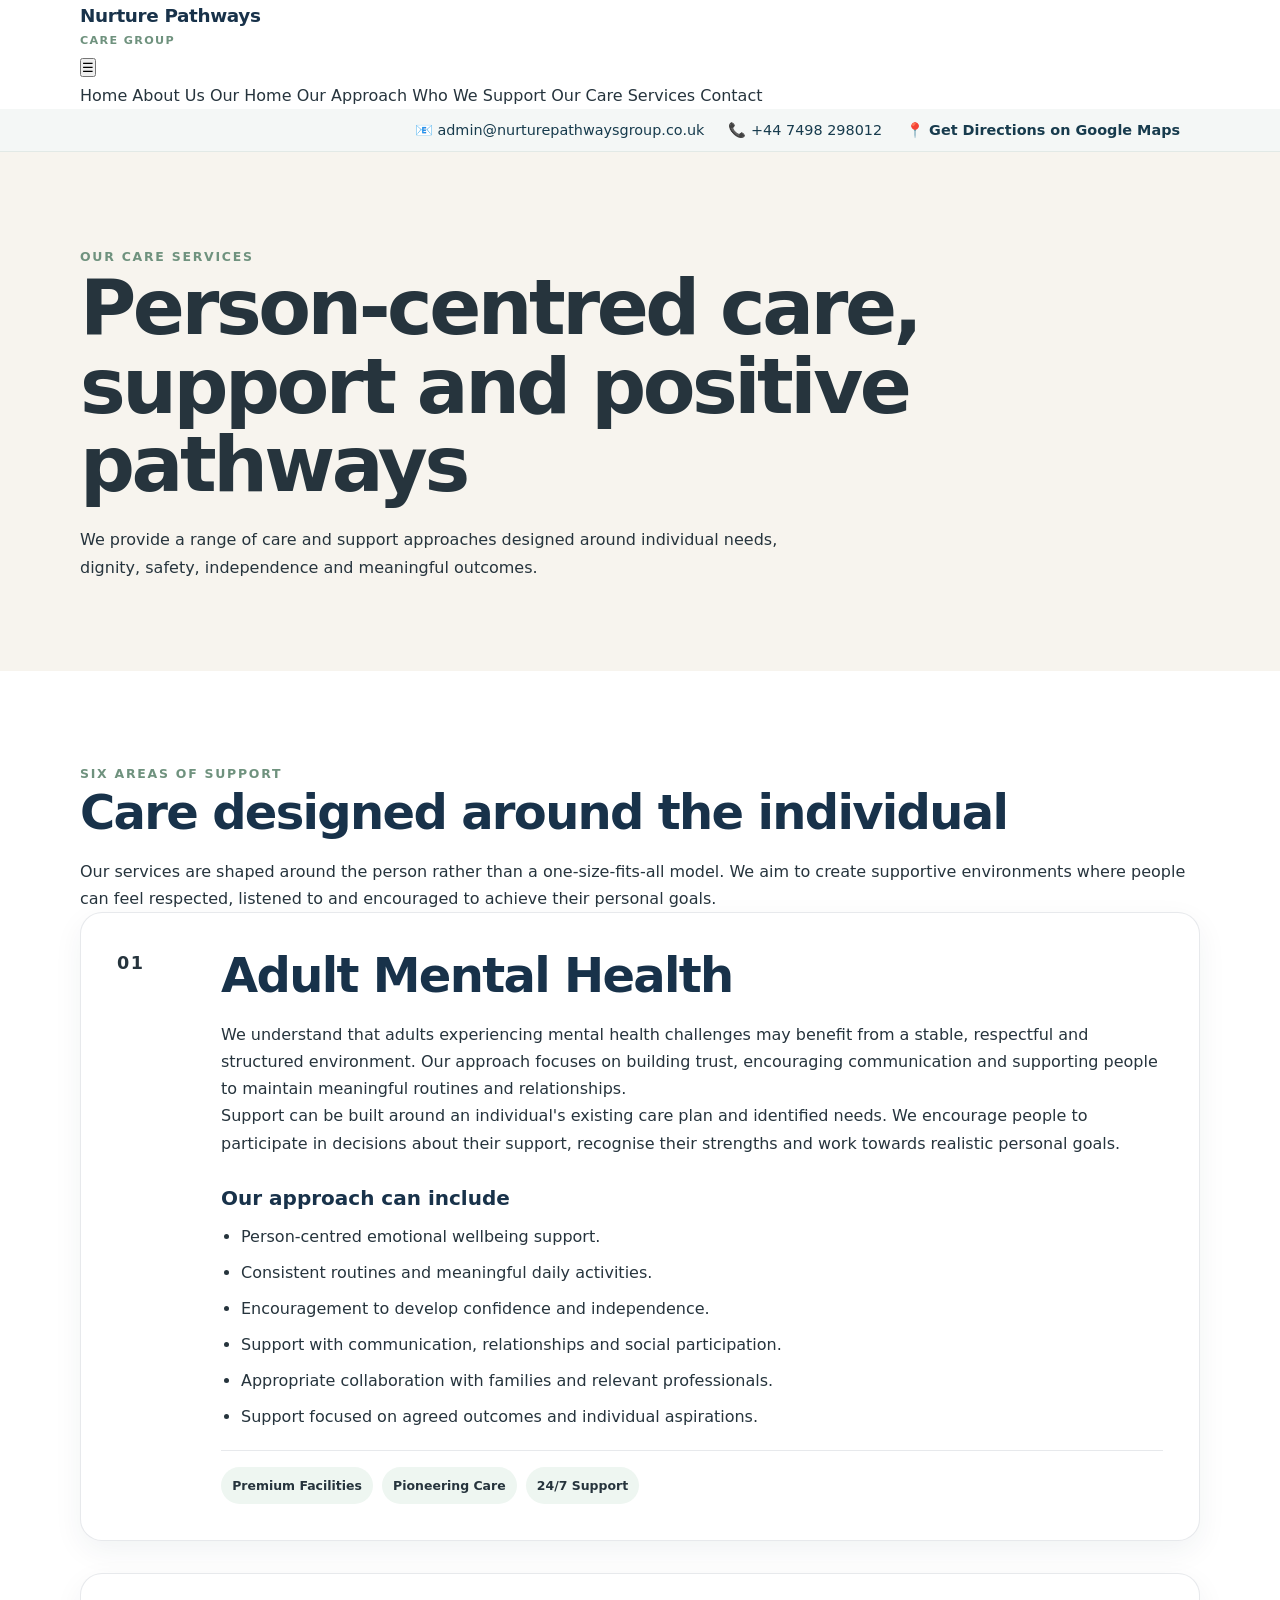
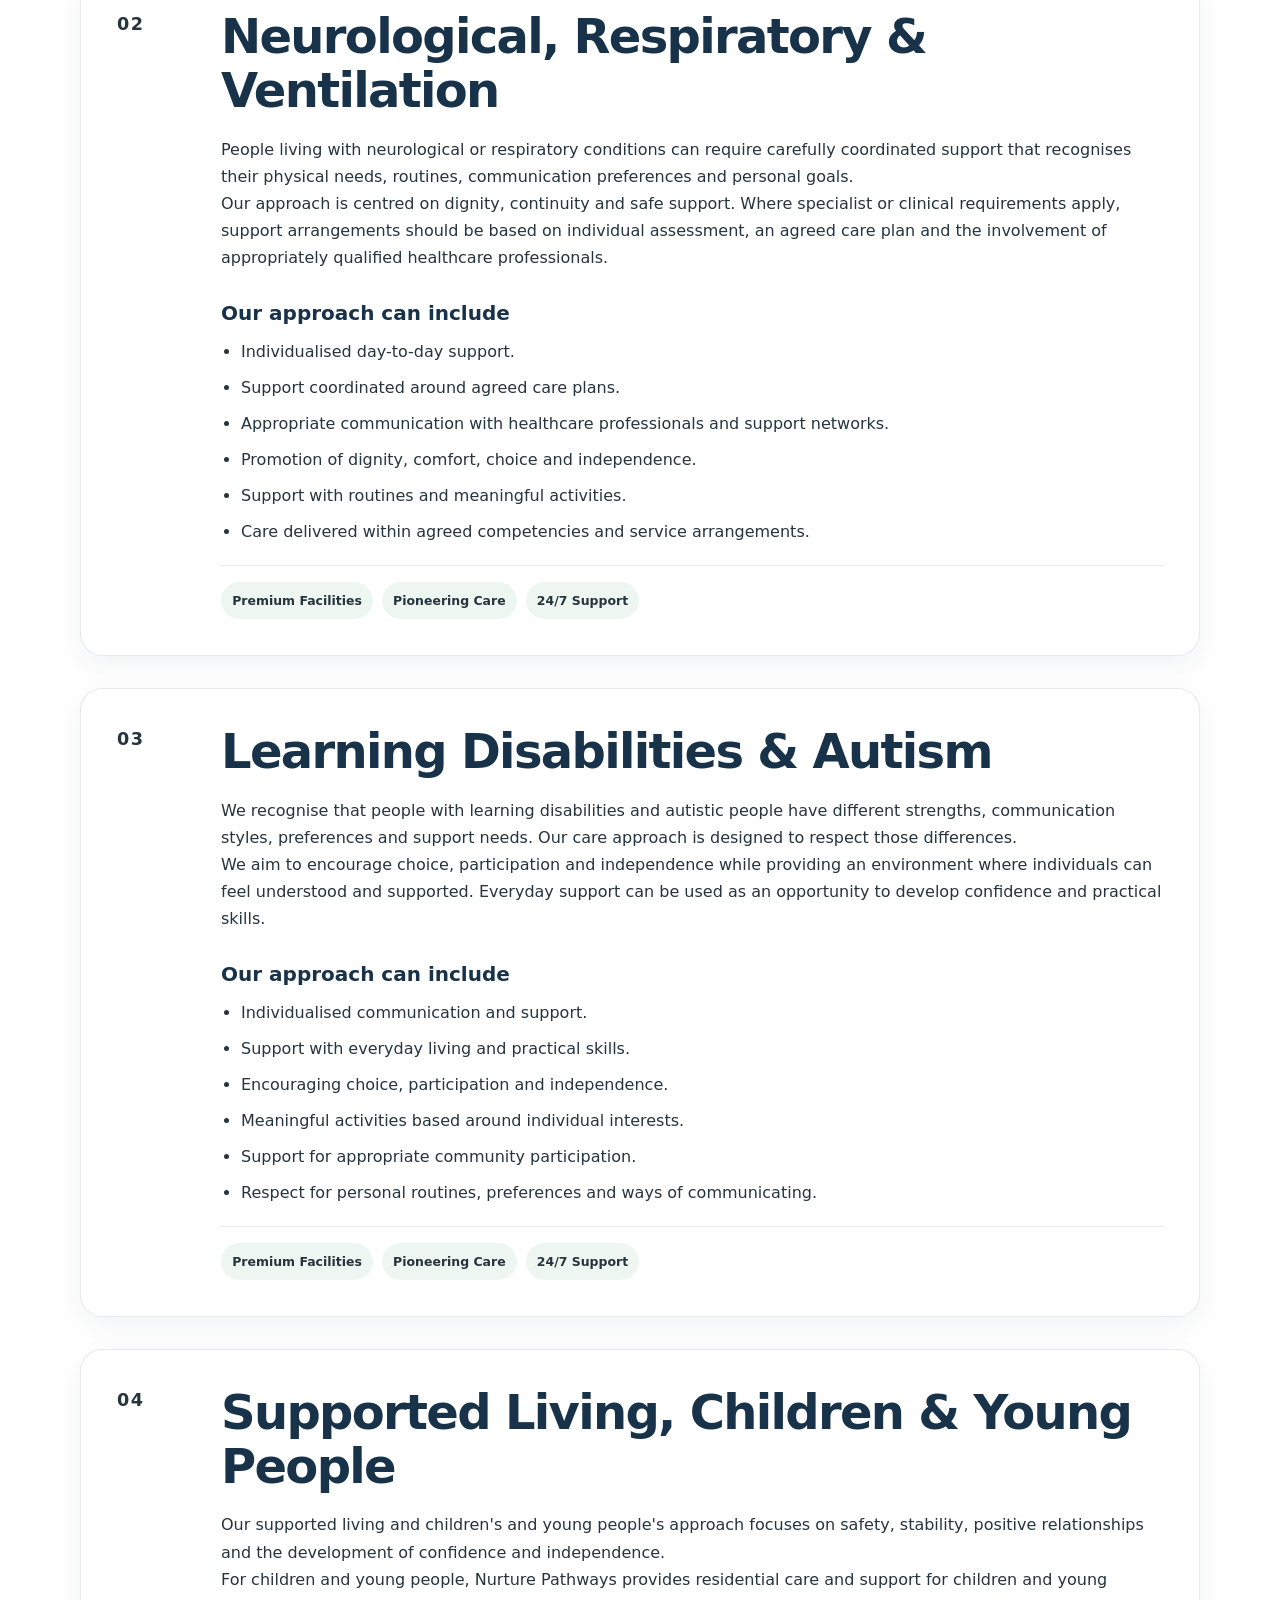
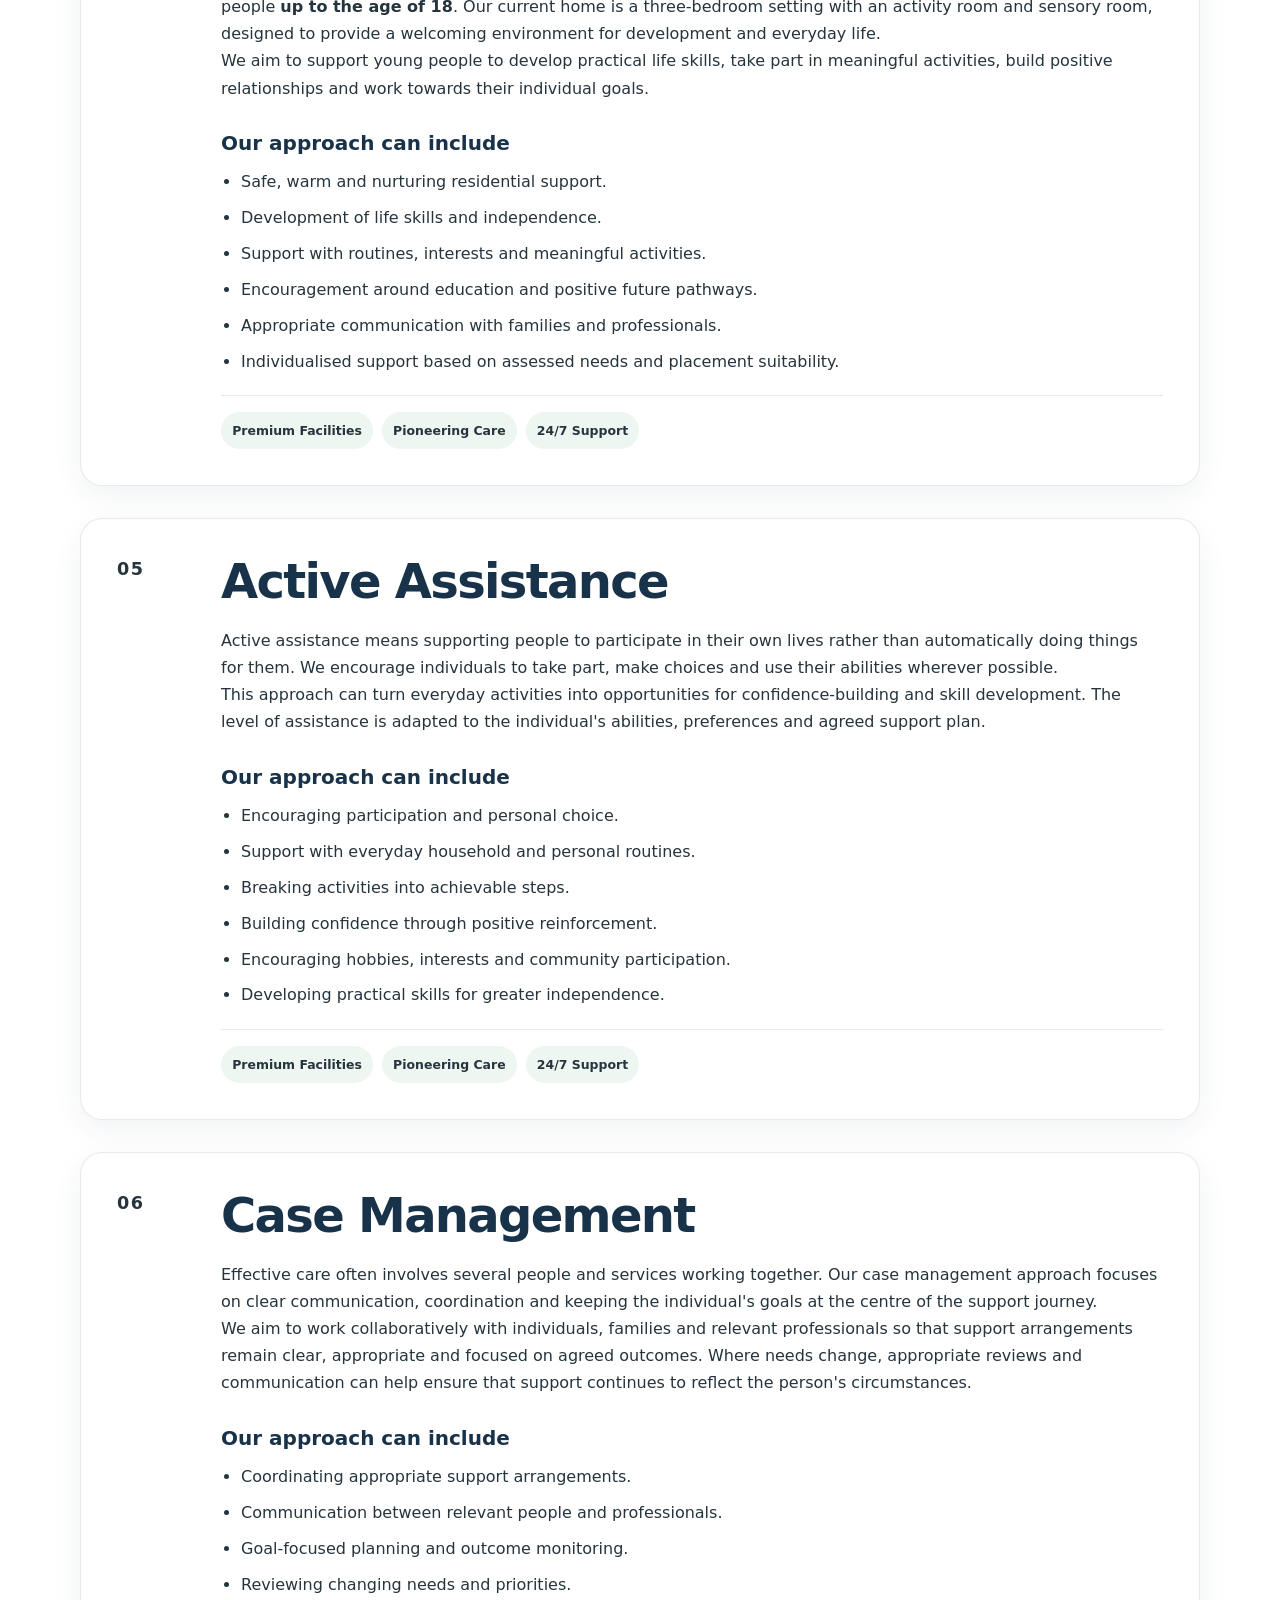
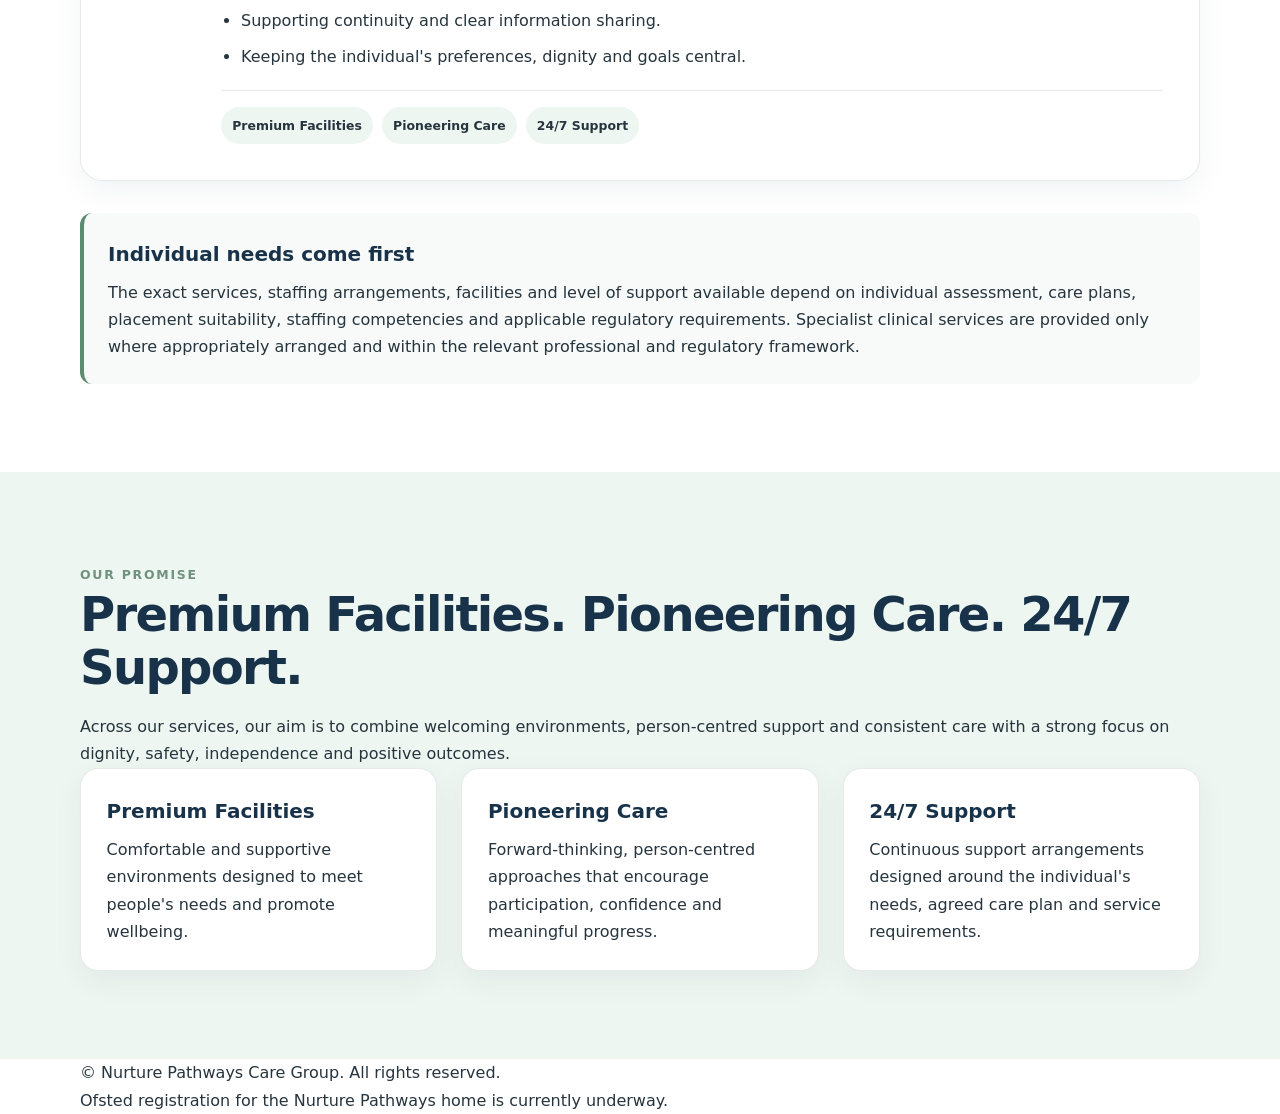
<file: care-services.html>
<!DOCTYPE html>
<html lang="en">
<head>
  <meta charset="UTF-8">
  <meta name="viewport" content="width=device-width, initial-scale=1.0">
  <title>Our Care Services | Nurture Pathways Care Group</title>
  <meta name="description" content="Explore Nurture Pathways Care Group's care and support services, including adult mental health, neurological and respiratory support, learning disabilities and autism, supported living, active assistance and case management.">
  <link rel="stylesheet" href="style.css">
</head>
<body>
<header class="site-header">
  <div class="container nav-wrap">
    <a class="logo" href="index.html">Nurture Pathways <span>Care Group</span></a>
    <button class="menu-toggle" aria-label="Open navigation">☰</button>
    <nav class="main-nav" aria-label="Main navigation">
      <a href="index.html">Home</a>
      <a href="about.html">About Us</a>
      <a href="our-home.html">Our Home</a>
      <a href="our-approach.html">Our Approach</a>
      <a href="who-we-support.html">Who We Support</a>
      <a class="active" href="care-services.html">Our Care Services</a>
      <a href="contact.html">Contact</a>
    </nav>
  </div>
</header>

<div class="site-contact-strip"><div class="container site-contact-inner"><span>📧 <a href="mailto:admin@nurturepathwaysgroup.co.uk">admin@nurturepathwaysgroup.co.uk</a></span><span>📞 <a href="tel:+447498298012">+44 7498 298012</a></span><a class="map-link" href="https://www.google.com/maps/dir/?api=1&destination=22+Millbrook+Avenue%2C+Middlesbrough%2C+TS3+9EB" target="_blank" rel="noopener">📍 Get Directions on Google Maps</a></div></div>

<main>
<section class="page-hero">
  <div class="container">
    <span class="eyebrow">Our Care Services</span>
    <h1>Person-centred care, support and positive pathways</h1>
    <p>
      We provide a range of care and support approaches designed around individual
      needs, dignity, safety, independence and meaningful outcomes.
    </p>
  </div>
</section>

<section class="section">
  <div class="container">
    <div class="section-heading">
      <span class="eyebrow">Six Areas of Support</span>
      <h2>Care designed around the individual</h2>
      <p>
        Our services are shaped around the person rather than a one-size-fits-all
        model. We aim to create supportive environments where people can feel
        respected, listened to and encouraged to achieve their personal goals.
      </p>
    </div>

    <div class="service-detail-list">

      <article class="service-detail" id="adult-mental-health">
        <div class="service-detail-number">01</div>
        <div>
          <h2>Adult Mental Health</h2>
          <p>
            We understand that adults experiencing mental health challenges may
            benefit from a stable, respectful and structured environment. Our
            approach focuses on building trust, encouraging communication and
            supporting people to maintain meaningful routines and relationships.
          </p>
          <p>
            Support can be built around an individual's existing care plan and
            identified needs. We encourage people to participate in decisions about
            their support, recognise their strengths and work towards realistic
            personal goals.
          </p>
          <h3>Our approach can include</h3>
          <ul>
            <li>Person-centred emotional wellbeing support.</li>
            <li>Consistent routines and meaningful daily activities.</li>
            <li>Encouragement to develop confidence and independence.</li>
            <li>Support with communication, relationships and social participation.</li>
            <li>Appropriate collaboration with families and relevant professionals.</li>
            <li>Support focused on agreed outcomes and individual aspirations.</li>
          </ul>
          <div class="service-promise">
            <strong>Premium Facilities</strong>
            <strong>Pioneering Care</strong>
            <strong>24/7 Support</strong>
          </div>
        </div>
      </article>

      <article class="service-detail" id="neurological-respiratory">
        <div class="service-detail-number">02</div>
        <div>
          <h2>Neurological, Respiratory &amp; Ventilation</h2>
          <p>
            People living with neurological or respiratory conditions can require
            carefully coordinated support that recognises their physical needs,
            routines, communication preferences and personal goals.
          </p>
          <p>
            Our approach is centred on dignity, continuity and safe support. Where
            specialist or clinical requirements apply, support arrangements should
            be based on individual assessment, an agreed care plan and the
            involvement of appropriately qualified healthcare professionals.
          </p>
          <h3>Our approach can include</h3>
          <ul>
            <li>Individualised day-to-day support.</li>
            <li>Support coordinated around agreed care plans.</li>
            <li>Appropriate communication with healthcare professionals and support networks.</li>
            <li>Promotion of dignity, comfort, choice and independence.</li>
            <li>Support with routines and meaningful activities.</li>
            <li>Care delivered within agreed competencies and service arrangements.</li>
          </ul>
          <div class="service-promise">
            <strong>Premium Facilities</strong>
            <strong>Pioneering Care</strong>
            <strong>24/7 Support</strong>
          </div>
        </div>
      </article>

      <article class="service-detail" id="learning-disabilities-autism">
        <div class="service-detail-number">03</div>
        <div>
          <h2>Learning Disabilities &amp; Autism</h2>
          <p>
            We recognise that people with learning disabilities and autistic people
            have different strengths, communication styles, preferences and support
            needs. Our care approach is designed to respect those differences.
          </p>
          <p>
            We aim to encourage choice, participation and independence while
            providing an environment where individuals can feel understood and
            supported. Everyday support can be used as an opportunity to develop
            confidence and practical skills.
          </p>
          <h3>Our approach can include</h3>
          <ul>
            <li>Individualised communication and support.</li>
            <li>Support with everyday living and practical skills.</li>
            <li>Encouraging choice, participation and independence.</li>
            <li>Meaningful activities based around individual interests.</li>
            <li>Support for appropriate community participation.</li>
            <li>Respect for personal routines, preferences and ways of communicating.</li>
          </ul>
          <div class="service-promise">
            <strong>Premium Facilities</strong>
            <strong>Pioneering Care</strong>
            <strong>24/7 Support</strong>
          </div>
        </div>
      </article>

      <article class="service-detail" id="supported-living">
        <div class="service-detail-number">04</div>
        <div>
          <h2>Supported Living, Children &amp; Young People</h2>
          <p>
            Our supported living and children's and young people's approach focuses
            on safety, stability, positive relationships and the development of
            confidence and independence.
          </p>
          <p>
            For children and young people, Nurture Pathways provides residential
            care and support for children and young people <strong>up to the age
            of 18</strong>. Our current home is a three-bedroom setting with an
            activity room and sensory room, designed to provide a welcoming
            environment for development and everyday life.
          </p>
          <p>
            We aim to support young people to develop practical life skills, take
            part in meaningful activities, build positive relationships and work
            towards their individual goals.
          </p>
          <h3>Our approach can include</h3>
          <ul>
            <li>Safe, warm and nurturing residential support.</li>
            <li>Development of life skills and independence.</li>
            <li>Support with routines, interests and meaningful activities.</li>
            <li>Encouragement around education and positive future pathways.</li>
            <li>Appropriate communication with families and professionals.</li>
            <li>Individualised support based on assessed needs and placement suitability.</li>
          </ul>
          <div class="service-promise">
            <strong>Premium Facilities</strong>
            <strong>Pioneering Care</strong>
            <strong>24/7 Support</strong>
          </div>
        </div>
      </article>

      <article class="service-detail" id="active-assistance">
        <div class="service-detail-number">05</div>
        <div>
          <h2>Active Assistance</h2>
          <p>
            Active assistance means supporting people to participate in their own
            lives rather than automatically doing things for them. We encourage
            individuals to take part, make choices and use their abilities wherever
            possible.
          </p>
          <p>
            This approach can turn everyday activities into opportunities for
            confidence-building and skill development. The level of assistance is
            adapted to the individual's abilities, preferences and agreed support
            plan.
          </p>
          <h3>Our approach can include</h3>
          <ul>
            <li>Encouraging participation and personal choice.</li>
            <li>Support with everyday household and personal routines.</li>
            <li>Breaking activities into achievable steps.</li>
            <li>Building confidence through positive reinforcement.</li>
            <li>Encouraging hobbies, interests and community participation.</li>
            <li>Developing practical skills for greater independence.</li>
          </ul>
          <div class="service-promise">
            <strong>Premium Facilities</strong>
            <strong>Pioneering Care</strong>
            <strong>24/7 Support</strong>
          </div>
        </div>
      </article>

      <article class="service-detail" id="case-management">
        <div class="service-detail-number">06</div>
        <div>
          <h2>Case Management</h2>
          <p>
            Effective care often involves several people and services working
            together. Our case management approach focuses on clear communication,
            coordination and keeping the individual's goals at the centre of the
            support journey.
          </p>
          <p>
            We aim to work collaboratively with individuals, families and relevant
            professionals so that support arrangements remain clear, appropriate and
            focused on agreed outcomes. Where needs change, appropriate reviews and
            communication can help ensure that support continues to reflect the
            person's circumstances.
          </p>
          <h3>Our approach can include</h3>
          <ul>
            <li>Coordinating appropriate support arrangements.</li>
            <li>Communication between relevant people and professionals.</li>
            <li>Goal-focused planning and outcome monitoring.</li>
            <li>Reviewing changing needs and priorities.</li>
            <li>Supporting continuity and clear information sharing.</li>
            <li>Keeping the individual's preferences, dignity and goals central.</li>
          </ul>
          <div class="service-promise">
            <strong>Premium Facilities</strong>
            <strong>Pioneering Care</strong>
            <strong>24/7 Support</strong>
          </div>
        </div>
      </article>

    </div>

    <div class="service-note">
      <h3>Individual needs come first</h3>
      <p>
        The exact services, staffing arrangements, facilities and level of support
        available depend on individual assessment, care plans, placement suitability,
        staffing competencies and applicable regulatory requirements. Specialist
        clinical services are provided only where appropriately arranged and within
        the relevant professional and regulatory framework.
      </p>
    </div>
  </div>
</section>

<section class="section section-accent">
  <div class="container">
    <div class="section-heading">
      <span class="eyebrow">Our Promise</span>
      <h2>Premium Facilities. Pioneering Care. 24/7 Support.</h2>
      <p>
        Across our services, our aim is to combine welcoming environments,
        person-centred support and consistent care with a strong focus on dignity,
        safety, independence and positive outcomes.
      </p>
    </div>
    <div class="feature-grid">
      <article class="feature-card">
        <h3>Premium Facilities</h3>
        <p>Comfortable and supportive environments designed to meet people's needs and promote wellbeing.</p>
      </article>
      <article class="feature-card">
        <h3>Pioneering Care</h3>
        <p>Forward-thinking, person-centred approaches that encourage participation, confidence and meaningful progress.</p>
      </article>
      <article class="feature-card">
        <h3>24/7 Support</h3>
        <p>Continuous support arrangements designed around the individual's needs, agreed care plan and service requirements.</p>
      </article>
    </div>
  </div>
</section>
</main>

<footer class="site-footer">
  <div class="container">
    <p>&copy; <span id="year"></span> Nurture Pathways Care Group. All rights reserved.</p>
    <p>Ofsted registration for the Nurture Pathways home is currently underway.</p>
  </div>
</footer>
<script src="script.js"></script>
</body>
</html>
</file>
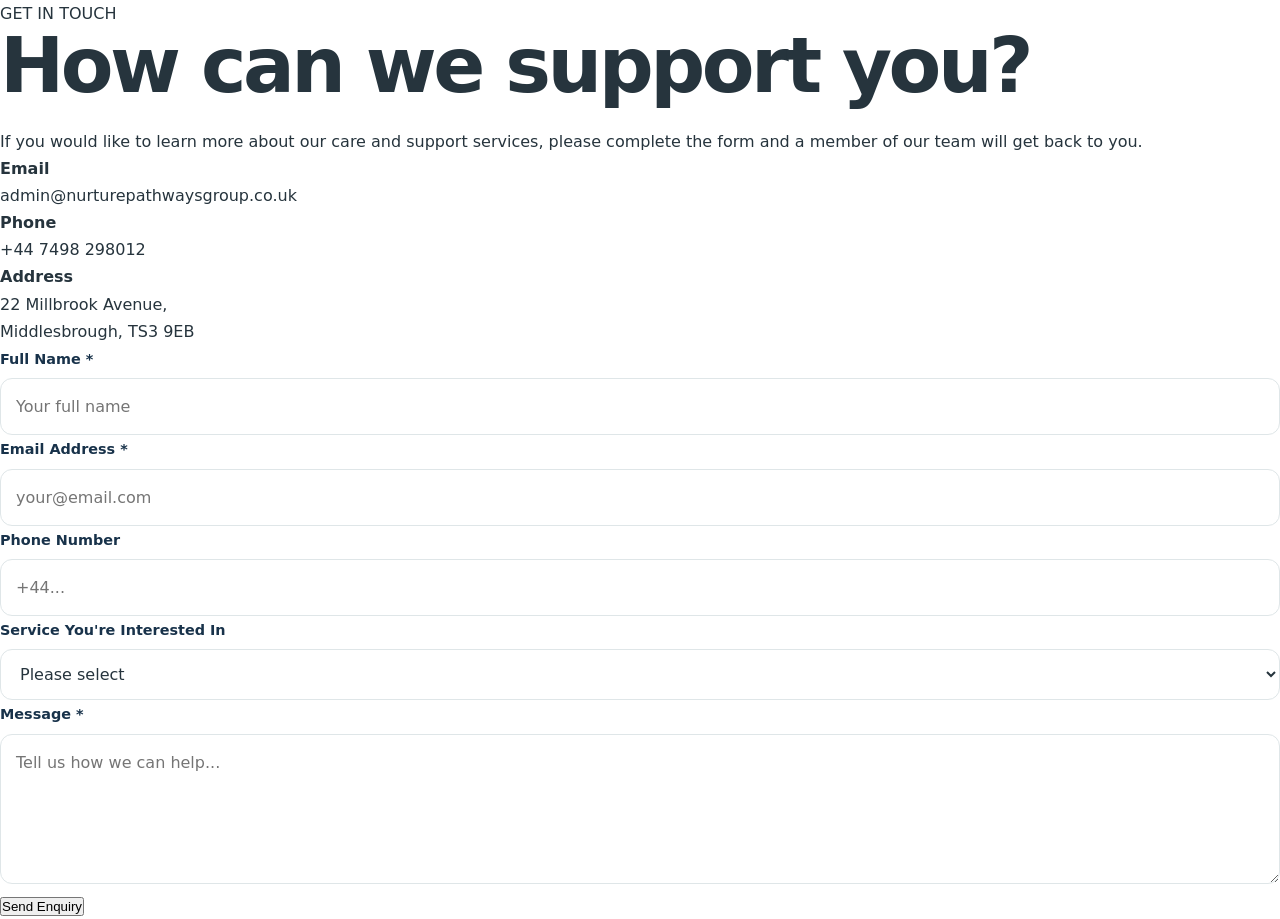
<file: contact.html>
<!DOCTYPE html>
<html lang="en">
<head>
<meta charset="UTF-8">
<meta name="viewport" content="width=device-width, initial-scale=1.0">

<title>Contact Nurture Pathways Care Group</title>

<link rel="stylesheet" href="style.css">
</head>

<body>

<section class="contact-section">

<div class="contact-container">

<div class="contact-intro">
<span>GET IN TOUCH</span>

<h1>How can we support you?</h1>

<p>
If you would like to learn more about our care and support
services, please complete the form and a member of our team
will get back to you.
</p>

<div class="contact-details">
<p>
<strong>Email</strong><br>
<a href="mailto:admin@nurturepathwaysgroup.co.uk">
admin@nurturepathwaysgroup.co.uk
</a>
</p>

<p>
<strong>Phone</strong><br>
<a href="tel:+447498298012">
+44 7498 298012
</a>
</p>

<p>
<strong>Address</strong><br>
22 Millbrook Avenue,<br>
Middlesbrough, TS3 9EB
</p>
</div>
</div>


<!-- FORM SUBMIT FORM -->

<form
action="https://formsubmit.co/admin@nurturepathwaysgroup.co.uk"
method="POST"
class="contact-form"
>

<!-- Email subject -->
<input
type="hidden"
name="_subject"
value="New enquiry from Nurture Pathways website"
>

<!-- FormSubmit settings -->
<input
type="hidden"
name="_template"
value="table"
>

<input
type="hidden"
name="_captcha"
value="false"
>

<!-- Redirect after submission -->
<input
type="hidden"
name="_next"
value="https://nurturepathwayscaregroup.github.io/thank-you.html"
>


<div class="form-group">
<label for="name">Full Name *</label>

<input
type="text"
id="name"
name="name"
placeholder="Your full name"
required
>
</div>


<div class="form-group">
<label for="email">Email Address *</label>

<input
type="email"
id="email"
name="email"
placeholder="your@email.com"
required
>
</div>


<div class="form-group">
<label for="phone">Phone Number</label>

<input
type="tel"
id="phone"
name="phone"
placeholder="+44..."
>
</div>


<div class="form-group">
<label for="service">Service You're Interested In</label>

<select id="service" name="service">

<option value="">
Please select
</option>

<option value="Personal Care">
Personal Care
</option>

<option value="Supported Living">
Supported Living
</option>

<option value="Companionship">
Companionship
</option>

<option value="Community Support">
Community Support
</option>

<option value="Respite Support">
Respite Support
</option>

<option value="Individual Support">
Individual Support
</option>

<option value="General Enquiry">
General Enquiry
</option>

</select>
</div>


<div class="form-group">
<label for="message">Message *</label>

<textarea
id="message"
name="message"
placeholder="Tell us how we can help..."
required
></textarea>
</div>


<button type="submit">
Send Enquiry
</button>

</form>

</div>

</section>

</body>
</html>
</file>
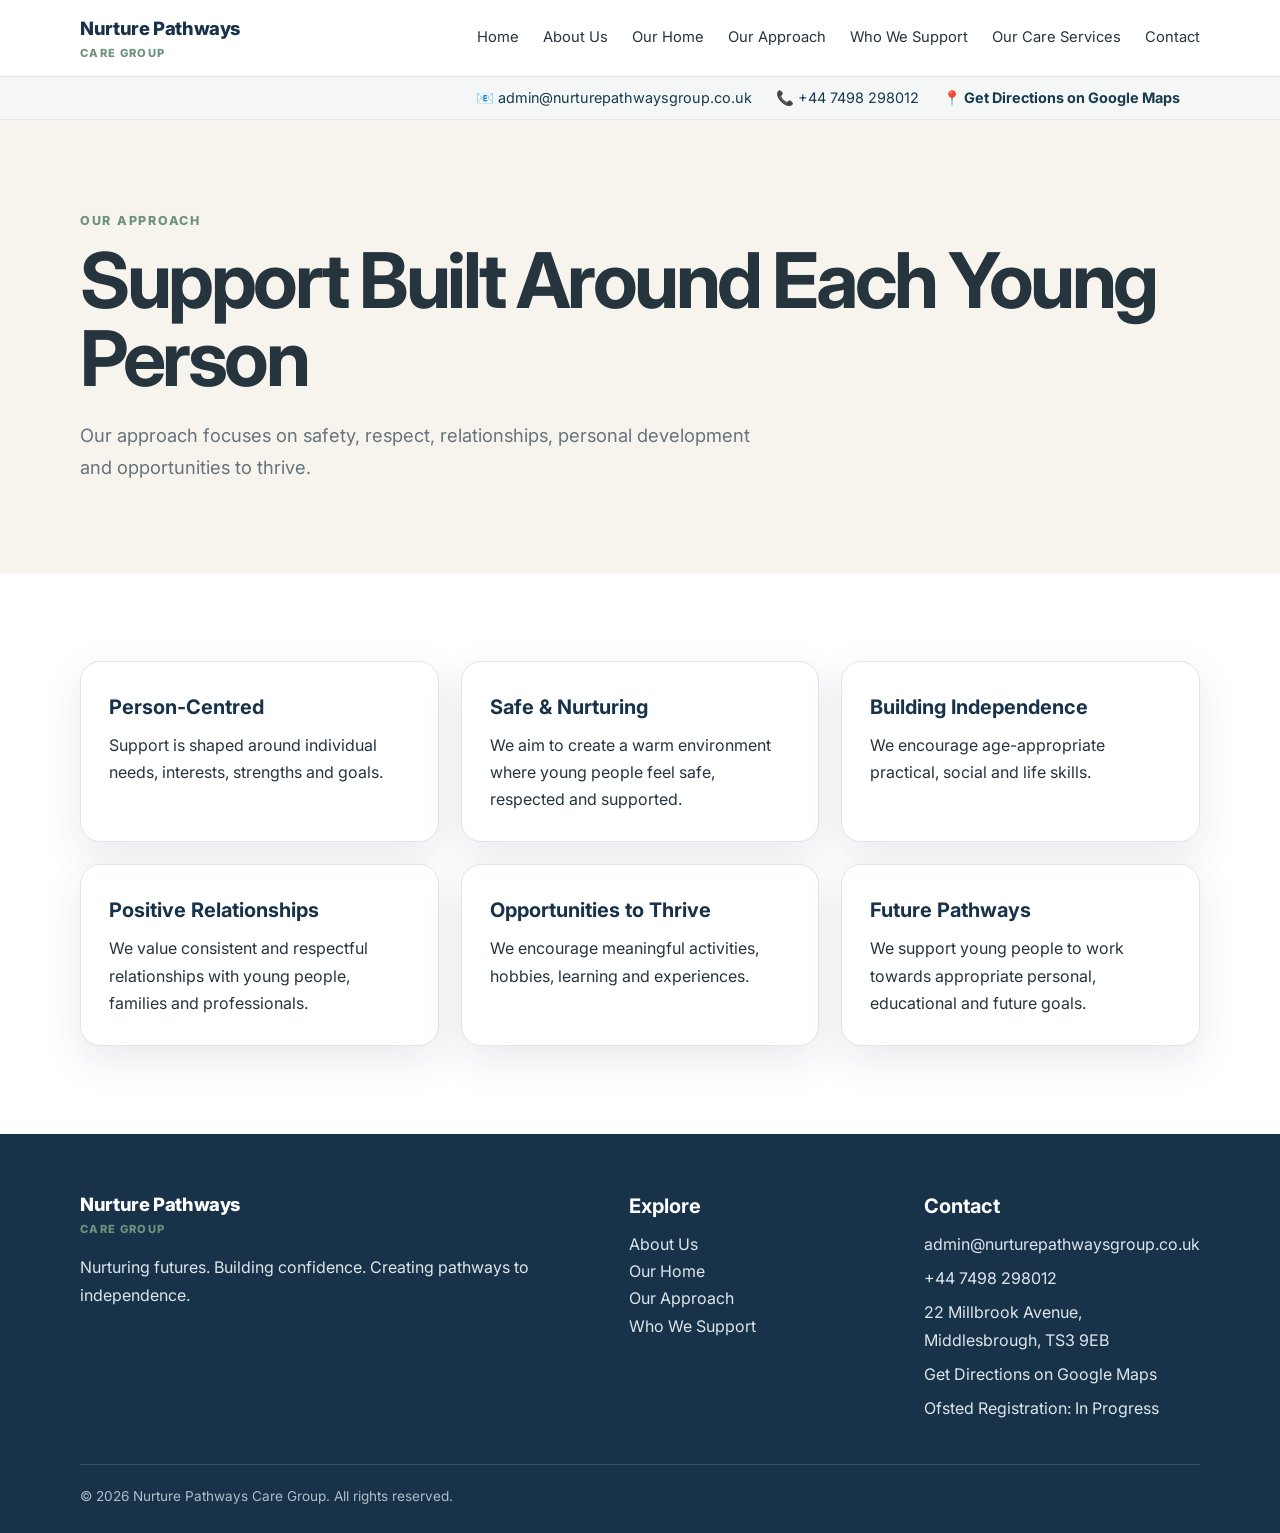
<file: our-approach.html>
<!doctype html>
<html lang="en-GB">
<head>
<meta charset="utf-8">
<meta name="viewport" content="width=device-width,initial-scale=1">
<title>Our Approach | Nurture Pathways Care Group</title>
<meta name="description" content="Nurture Pathways Care Group provides a safe, nurturing and supportive residential environment for children and young people up to the age of 18.">
<meta property="og:title" content="Our Approach | Nurture Pathways Care Group">
<meta property="og:description" content="Nurture Pathways Care Group provides a safe, nurturing and supportive residential environment for children and young people up to the age of 18.">
<meta property="og:type" content="website">
<link rel="preconnect" href="https://fonts.googleapis.com">
<link rel="preconnect" href="https://fonts.gstatic.com" crossorigin>
<link href="https://fonts.googleapis.com/css2?family=Inter:wght@400;500;600;700;800&display=swap" rel="stylesheet">
<link rel="stylesheet" href="style.css">
</head>
<body>

<header class="header">
  <div class="container nav">
    <a class="logo" href="index.html">Nurture Pathways<span>Care Group</span></a>
    <button class="menu" aria-label="Open navigation">☰</button>
    <nav class="nav-links">
      <a href="index.html">Home</a>
      <a href="about.html">About Us</a>
      <a href="our-home.html">Our Home</a>
      <a href="our-approach.html">Our Approach</a>
      <a href="who-we-support.html">Who We Support</a>
      <a href="care-services.html">Our Care Services</a>
      <a href="contact.html">Contact</a>
    </nav>
  </div>
</header>

<div class="site-contact-strip"><div class="container site-contact-inner"><span>📧 <a href="mailto:admin@nurturepathwaysgroup.co.uk">admin@nurturepathwaysgroup.co.uk</a></span><span>📞 <a href="tel:+447498298012">+44 7498 298012</a></span><a class="map-link" href="https://www.google.com/maps/dir/?api=1&destination=22+Millbrook+Avenue%2C+Middlesbrough%2C+TS3+9EB" target="_blank" rel="noopener">📍 Get Directions on Google Maps</a></div></div>


<section class="page-hero"><div class="container"><div class="eyebrow">Our Approach</div><h1>Support Built Around Each Young Person</h1><p class="lead">Our approach focuses on safety, respect, relationships, personal development and opportunities to thrive.</p></div></section>
<section class="section"><div class="container grid grid-3">
<div class="card"><h3>Person-Centred</h3><p>Support is shaped around individual needs, interests, strengths and goals.</p></div>
<div class="card"><h3>Safe & Nurturing</h3><p>We aim to create a warm environment where young people feel safe, respected and supported.</p></div>
<div class="card"><h3>Building Independence</h3><p>We encourage age-appropriate practical, social and life skills.</p></div>
<div class="card"><h3>Positive Relationships</h3><p>We value consistent and respectful relationships with young people, families and professionals.</p></div>
<div class="card"><h3>Opportunities to Thrive</h3><p>We encourage meaningful activities, hobbies, learning and experiences.</p></div>
<div class="card"><h3>Future Pathways</h3><p>We support young people to work towards appropriate personal, educational and future goals.</p></div>
</div></section>


<footer class="footer">
  <div class="container footer-grid">
    <div>
      <div class="logo">Nurture Pathways<span>Care Group</span></div>
      <p style="margin-top:15px">Nurturing futures. Building confidence. Creating pathways to independence.</p>
    </div>
    <div><h3>Explore</h3><p><a href="about.html">About Us</a></p><p><a href="our-home.html">Our Home</a></p><p><a href="our-approach.html">Our Approach</a></p><p><a href="who-we-support.html">Who We Support</a></p></div>
    <div class="site-contact-details"><h3>Contact</h3><p><a href="mailto:admin@nurturepathwaysgroup.co.uk">admin@nurturepathwaysgroup.co.uk</a></p><p><a href="tel:+447498298012">+44 7498 298012</a></p><p>22 Millbrook Avenue, Middlesbrough, TS3 9EB</p><p><a href="https://www.google.com/maps/dir/?api=1&destination=22+Millbrook+Avenue%2C+Middlesbrough%2C+TS3+9EB" target="_blank" rel="noopener">Get Directions on Google Maps</a></p><p>Ofsted Registration: In Progress</p></div>
  </div>
  <div class="container copyright">© <span data-year></span> Nurture Pathways Care Group. All rights reserved.</div>
</footer>

<script src="script.js"></script>
</body>
</html>
</file>
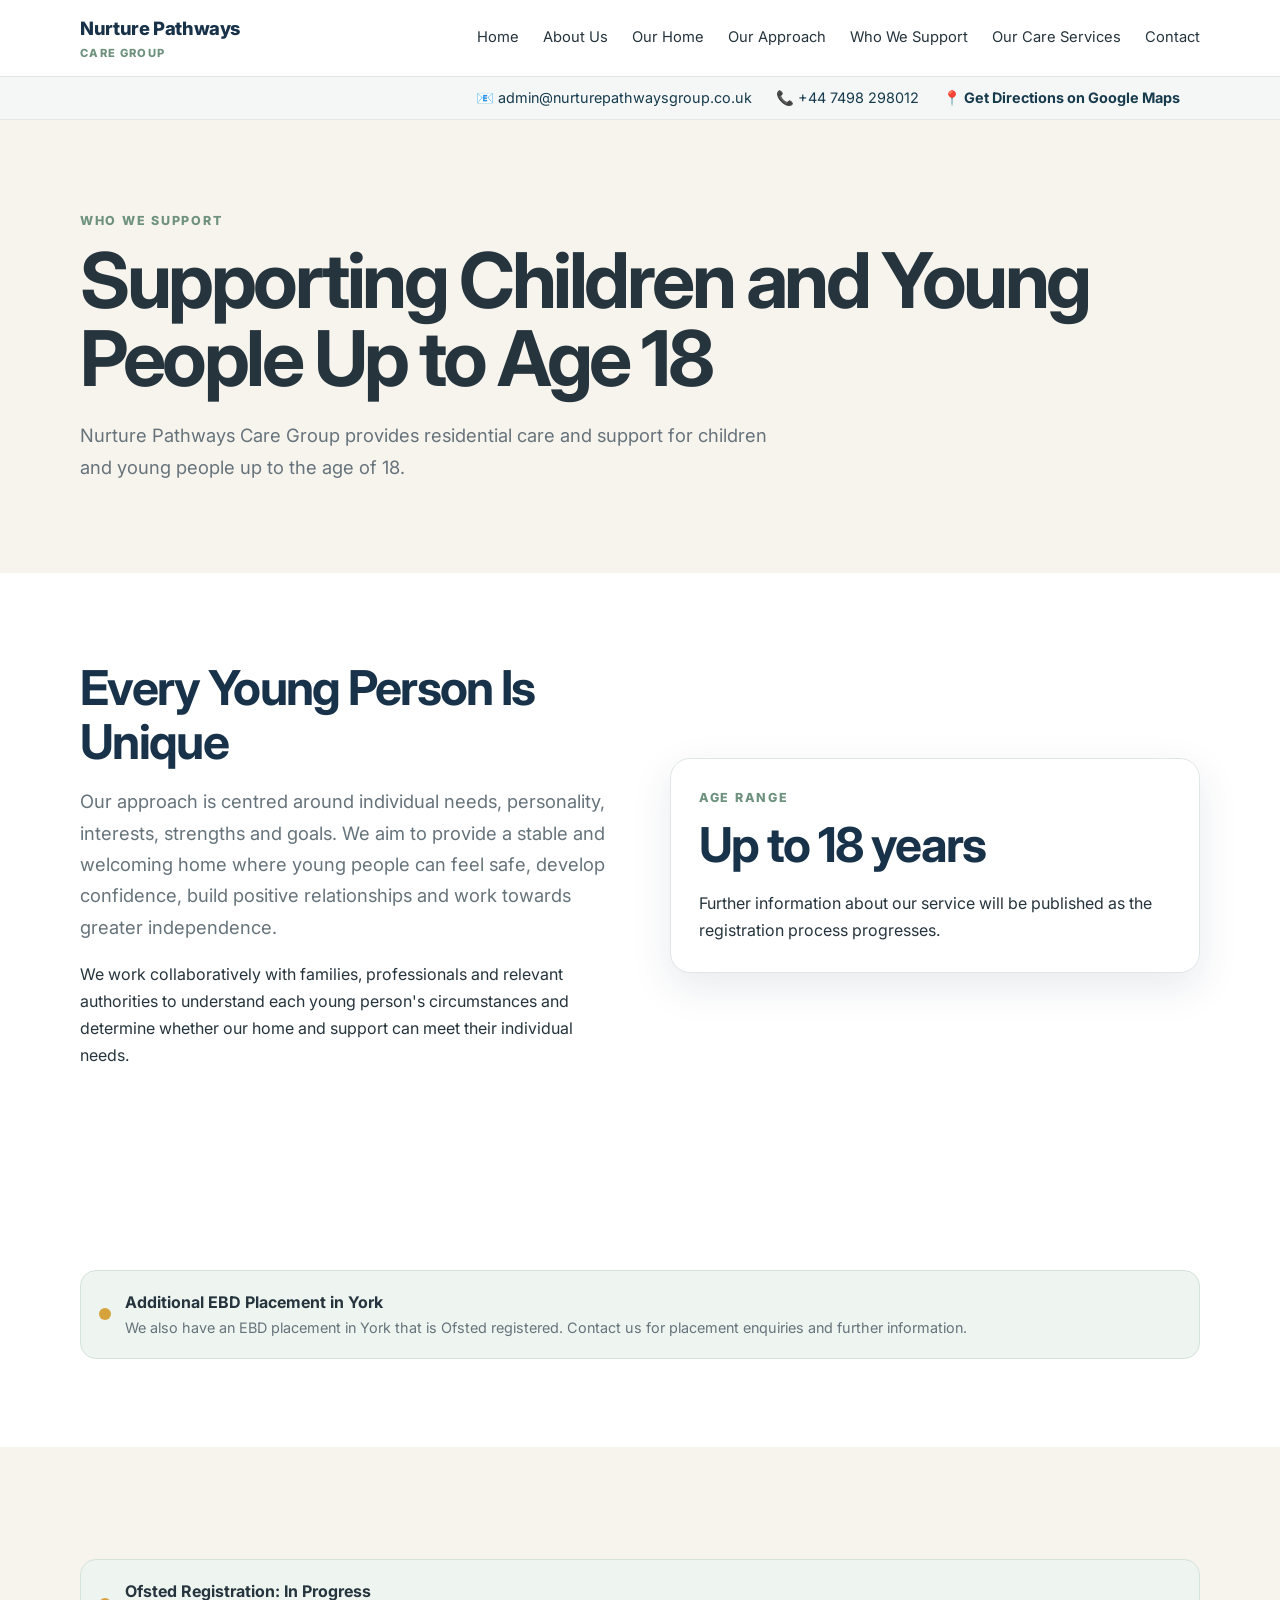
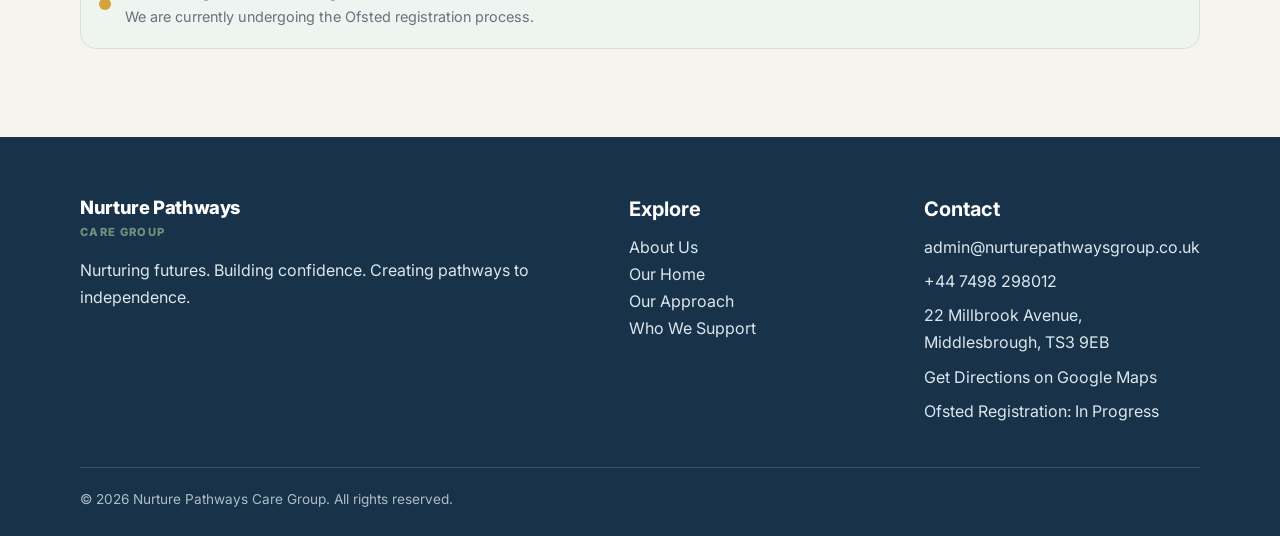
<file: who-we-support.html>
<!doctype html>
<html lang="en-GB">
<head>
<meta charset="utf-8">
<meta name="viewport" content="width=device-width,initial-scale=1">
<title>Who We Support | Nurture Pathways Care Group</title>
<meta name="description" content="Nurture Pathways Care Group provides a safe, nurturing and supportive residential environment for children and young people up to the age of 18.">
<meta property="og:title" content="Who We Support | Nurture Pathways Care Group">
<meta property="og:description" content="Nurture Pathways Care Group provides a safe, nurturing and supportive residential environment for children and young people up to the age of 18.">
<meta property="og:type" content="website">
<link rel="preconnect" href="https://fonts.googleapis.com">
<link rel="preconnect" href="https://fonts.gstatic.com" crossorigin>
<link href="https://fonts.googleapis.com/css2?family=Inter:wght@400;500;600;700;800&display=swap" rel="stylesheet">
<link rel="stylesheet" href="style.css">
</head>
<body>

<header class="header">
  <div class="container nav">
    <a class="logo" href="index.html">Nurture Pathways<span>Care Group</span></a>
    <button class="menu" aria-label="Open navigation">☰</button>
    <nav class="nav-links">
      <a href="index.html">Home</a>
      <a href="about.html">About Us</a>
      <a href="our-home.html">Our Home</a>
      <a href="our-approach.html">Our Approach</a>
      <a href="who-we-support.html">Who We Support</a>
      <a href="care-services.html">Our Care Services</a>
      <a href="contact.html">Contact</a>
    </nav>
  </div>
</header>

<div class="site-contact-strip"><div class="container site-contact-inner"><span>📧 <a href="mailto:admin@nurturepathwaysgroup.co.uk">admin@nurturepathwaysgroup.co.uk</a></span><span>📞 <a href="tel:+447498298012">+44 7498 298012</a></span><a class="map-link" href="https://www.google.com/maps/dir/?api=1&destination=22+Millbrook+Avenue%2C+Middlesbrough%2C+TS3+9EB" target="_blank" rel="noopener">📍 Get Directions on Google Maps</a></div></div>


<section class="page-hero"><div class="container"><div class="eyebrow">Who We Support</div><h1>Supporting Children and Young People Up to Age 18</h1><p class="lead">Nurture Pathways Care Group provides residential care and support for children and young people up to the age of 18.</p></div></section>
<section class="section"><div class="container split"><div><h2>Every Young Person Is Unique</h2><p class="lead">Our approach is centred around individual needs, personality, interests, strengths and goals. We aim to provide a stable and welcoming home where young people can feel safe, develop confidence, build positive relationships and work towards greater independence.</p><p style="margin-top:18px">We work collaboratively with families, professionals and relevant authorities to understand each young person's circumstances and determine whether our home and support can meet their individual needs.</p></div><div class="card"><div class="eyebrow">Age Range</div><h2>Up to 18 years</h2><p>Further information about our service will be published as the registration process progresses.</p></div></div></section>
<section class="section"><div class="container"><div class="status"><span class="status-dot"></span><div><strong>Additional EBD Placement in York</strong><p class="small">We also have an EBD placement in York that is Ofsted registered. Contact us for placement enquiries and further information.</p></div></div></div></section>
<section class="section alt"><div class="container"><div class="status"><span class="status-dot"></span><div><strong>Ofsted Registration: In Progress</strong><p class="small">We are currently undergoing the Ofsted registration process.</p></div></div></div></section>


<footer class="footer">
  <div class="container footer-grid">
    <div>
      <div class="logo">Nurture Pathways<span>Care Group</span></div>
      <p style="margin-top:15px">Nurturing futures. Building confidence. Creating pathways to independence.</p>
    </div>
    <div><h3>Explore</h3><p><a href="about.html">About Us</a></p><p><a href="our-home.html">Our Home</a></p><p><a href="our-approach.html">Our Approach</a></p><p><a href="who-we-support.html">Who We Support</a></p></div>
    <div class="site-contact-details"><h3>Contact</h3><p><a href="mailto:admin@nurturepathwaysgroup.co.uk">admin@nurturepathwaysgroup.co.uk</a></p><p><a href="tel:+447498298012">+44 7498 298012</a></p><p>22 Millbrook Avenue, Middlesbrough, TS3 9EB</p><p><a href="https://www.google.com/maps/dir/?api=1&destination=22+Millbrook+Avenue%2C+Middlesbrough%2C+TS3+9EB" target="_blank" rel="noopener">Get Directions on Google Maps</a></p><p>Ofsted Registration: In Progress</p></div>
  </div>
  <div class="container copyright">© <span data-year></span> Nurture Pathways Care Group. All rights reserved.</div>
</footer>

<script src="script.js"></script>
</body>
</html>
</file>
<file: style.css>
:root{
  --navy:#18324a; --blue:#2f617c; --green:#6f927e; --cream:#f7f4ee;
  --white:#fff; --text:#26343d; --muted:#66737b; --border:#dfe6e8;
  --shadow:0 14px 40px rgba(24,50,74,.10); --radius:20px;
}
*{box-sizing:border-box;margin:0;padding:0}
html{scroll-behavior:smooth}
body{font-family:Inter,system-ui,-apple-system,BlinkMacSystemFont,"Segoe UI",sans-serif;color:var(--text);background:#fff;line-height:1.7}
img{max-width:100%;display:block}
a{text-decoration:none;color:inherit}
.container{width:min(1120px,92%);margin:auto}
.header{position:sticky;top:0;z-index:100;background:rgba(255,255,255,.96);backdrop-filter:blur(10px);border-bottom:1px solid var(--border)}
.nav{height:76px;display:flex;align-items:center;justify-content:space-between;gap:25px}
.logo{font-weight:800;color:var(--navy);font-size:1.15rem;letter-spacing:-.02em}
.logo span{display:block;font-size:.7rem;color:var(--green);letter-spacing:.12em;text-transform:uppercase}
.nav-links{display:flex;gap:24px;align-items:center;font-size:.92rem}
.nav-links a:hover{color:var(--green)}
.menu{display:none;border:0;background:none;font-size:1.6rem;color:var(--navy)}
.btn{display:inline-flex;align-items:center;justify-content:center;padding:13px 21px;border-radius:999px;font-weight:700;border:1px solid transparent;transition:.2s}
.btn-primary{background:var(--navy);color:#fff}.btn-primary:hover{transform:translateY(-2px);background:#10263a}
.btn-light{background:#fff;color:var(--navy);border-color:#fff}.btn-outline{border-color:var(--navy);color:var(--navy)}
.hero{min-height:650px;display:flex;align-items:center;background:linear-gradient(100deg,rgba(16,42,61,.88),rgba(16,42,61,.42)),url("https://images.unsplash.com/photo-1600585154340-be6161a56a0c?auto=format&fit=crop&w=1800&q=85") center/cover}
.hero-content{max-width:720px;color:#fff;padding:100px 0}
.badge{display:inline-block;padding:7px 13px;border-radius:999px;background:rgba(255,255,255,.16);border:1px solid rgba(255,255,255,.35);font-size:.8rem;font-weight:800;text-transform:uppercase;letter-spacing:.08em;margin-bottom:20px}
h1{font-size:clamp(2.7rem,6vw,5rem);line-height:1.02;letter-spacing:-.045em;margin-bottom:22px}
h2{font-size:clamp(2rem,4vw,3rem);line-height:1.12;color:var(--navy);letter-spacing:-.035em;margin-bottom:18px}
h3{font-size:1.25rem;color:var(--navy);margin-bottom:8px}
.lead{font-size:1.15rem;max-width:720px;color:var(--muted)}
.hero .lead{color:rgba(255,255,255,.92);font-size:1.2rem}
.actions{display:flex;gap:12px;flex-wrap:wrap;margin-top:30px}
.section{padding:88px 0}.section.alt{background:var(--cream)}
.eyebrow{font-size:.78rem;font-weight:800;color:var(--green);letter-spacing:.14em;text-transform:uppercase;margin-bottom:10px}
.section-head{max-width:760px;margin-bottom:38px}
.grid{display:grid;gap:22px}.grid-4{grid-template-columns:repeat(4,1fr)}.grid-3{grid-template-columns:repeat(3,1fr)}.grid-2{grid-template-columns:repeat(2,1fr)}
.card{background:#fff;border:1px solid var(--border);border-radius:var(--radius);padding:28px;box-shadow:var(--shadow)}
.icon{width:46px;height:46px;border-radius:14px;background:#eaf1ee;color:var(--green);display:grid;place-items:center;font-weight:900;margin-bottom:18px}
.quick{margin-top:-45px;position:relative;z-index:5}.quick .card{padding:24px}
.split{display:grid;grid-template-columns:1fr 1fr;gap:60px;align-items:center}
.image-card{border-radius:28px;overflow:hidden;box-shadow:var(--shadow)}
.image-card img{width:100%;height:500px;object-fit:cover}
.checks{list-style:none;margin-top:22px;display:grid;gap:10px}.checks li:before{content:"✓";color:var(--green);font-weight:900;margin-right:10px}
.status{display:flex;gap:14px;align-items:center;background:#eef5f1;border:1px solid #d4e3da;padding:18px;border-radius:16px;margin-top:24px}
.status-dot{width:12px;height:12px;border-radius:50%;background:#d6a23b;flex:none}
.timeline{display:grid;gap:18px}.timeline-item{display:grid;grid-template-columns:50px 1fr;gap:18px}.num{width:42px;height:42px;border-radius:50%;background:var(--navy);color:#fff;display:grid;place-items:center;font-weight:800}
.form{display:grid;gap:16px}.form-grid{display:grid;grid-template-columns:1fr 1fr;gap:16px}
label{font-weight:700;font-size:.9rem;color:var(--navy)}input,select,textarea{width:100%;margin-top:6px;padding:14px 15px;border:1px solid var(--border);border-radius:12px;font:inherit;background:#fff;color:var(--text)}textarea{min-height:150px;resize:vertical}
.check{display:flex;gap:10px;align-items:flex-start;font-weight:400}.check input{width:auto;margin-top:5px}
.footer{background:var(--navy);color:#dce6ec;padding:55px 0 25px}.footer-grid{display:grid;grid-template-columns:2fr 1fr 1fr;gap:40px}.footer h3,.footer .logo{color:#fff}.footer a{color:#dce6ec}.footer a:hover{color:#fff}.copyright{border-top:1px solid rgba(255,255,255,.15);margin-top:35px;padding-top:20px;font-size:.85rem;color:#aebdc7}
.page-hero{background:var(--cream);padding:90px 0}.page-hero p{max-width:700px}
.small{font-size:.9rem;color:var(--muted)}
@media(max-width:900px){
  .grid-4{grid-template-columns:1fr 1fr}.grid-3{grid-template-columns:1fr 1fr}.split{grid-template-columns:1fr;gap:35px}
  .nav-links{display:none;position:absolute;top:76px;left:0;right:0;background:#fff;padding:20px;flex-direction:column;align-items:flex-start;border-bottom:1px solid var(--border)}
  .nav-links.open{display:flex}.menu{display:block}
}
@media(max-width:620px){
  .section{padding:65px 0}.grid-4,.grid-3,.grid-2,.form-grid,.footer-grid{grid-template-columns:1fr}
  .hero{min-height:620px}.hero-content{padding:80px 0}h1{font-size:2.8rem}
  .quick{margin-top:0}.image-card img{height:360px}
}


/* Expanded homepage sections */
.feature-grid, .info-grid, .values-grid {
  display: grid;
  gap: 1.5rem;
}
.feature-grid, .info-grid { grid-template-columns: repeat(3, 1fr); }
.values-grid { grid-template-columns: repeat(3, 1fr); }
.feature-card, .info-card, .values-grid > div, .status-card {
  background: #fff;
  border: 1px solid rgba(20, 45, 70, .10);
  border-radius: 18px;
  padding: 1.6rem;
  box-shadow: 0 10px 30px rgba(20, 45, 70, .06);
}
.feature-icon {
  font-weight: 700;
  margin-bottom: .8rem;
  letter-spacing: .08em;
}
.split-section {
  display: grid;
  grid-template-columns: 1fr 1fr;
  gap: 3rem;
  align-items: center;
}
.split-image img { width: 100%; border-radius: 22px; display: block; }
.section-accent { background: #eef6f1; }
.center-action { text-align: center; margin-top: 2rem; }
.status-badge {
  display: inline-block;
  padding: .45rem .8rem;
  border-radius: 999px;
  font-weight: 700;
  font-size: .82rem;
  margin-bottom: 1rem;
}
.status-registered { background: #e5f3e9; }
@media (max-width: 800px) {
  .feature-grid, .info-grid, .values-grid, .split-section { grid-template-columns: 1fr; }
}

.notice-box {
  background: #f7faf8;
  border-left: 4px solid #5c8b72;
  border-radius: 12px;
  padding: 1.5rem;
}
.notice-box h3 { margin-top: 0; }

/* Care services catalogue */
.service-grid {
  display: grid;
  grid-template-columns: repeat(2, 1fr);
  gap: 1.5rem;
}
.service-card {
  position: relative;
  background: #fff;
  border: 1px solid rgba(20, 45, 70, .10);
  border-radius: 20px;
  padding: 2rem;
  box-shadow: 0 10px 30px rgba(20, 45, 70, .06);
}
.service-number {
  display: inline-flex;
  margin-bottom: .8rem;
  font-weight: 800;
  letter-spacing: .08em;
}
.service-card h3 { margin-bottom: .8rem; }
.service-card ul {
  margin: 1rem 0;
  padding-left: 1.2rem;
}
.service-card li { margin-bottom: .45rem; }
.service-promise {
  display: flex;
  flex-wrap: wrap;
  gap: .55rem;
  margin-top: 1.25rem;
  padding-top: 1rem;
  border-top: 1px solid rgba(20,45,70,.10);
}
.service-promise strong {
  font-size: .78rem;
  padding: .5rem .7rem;
  border-radius: 999px;
  background: #eef6f1;
}
.service-note {
  margin-top: 2rem;
  padding: 1.5rem;
  background: #f7faf8;
  border-left: 4px solid #5c8b72;
  border-radius: 12px;
}
.service-note h3 { margin-top: 0; }
@media (max-width: 800px) {
  .service-grid { grid-template-columns: 1fr; }
}

/* Dedicated care services page */
.service-detail-list {
  display: grid;
  gap: 2rem;
}
.service-detail {
  display: grid;
  grid-template-columns: 80px 1fr;
  gap: 1.5rem;
  padding: 2.25rem;
  background: #fff;
  border: 1px solid rgba(20,45,70,.10);
  border-radius: 22px;
  box-shadow: 0 10px 30px rgba(20,45,70,.06);
}
.service-detail-number {
  font-weight: 800;
  font-size: 1.1rem;
  letter-spacing: .08em;
}
.service-detail h2 { margin-top: 0; }
.service-detail h3 { margin-top: 1.5rem; }
.service-detail ul { padding-left: 1.25rem; }
.service-detail li { margin-bottom: .55rem; }
@media (max-width: 700px) {
  .service-detail { grid-template-columns: 1fr; padding: 1.5rem; }
}


.site-contact-strip{background:#f4f7f6;border-bottom:1px solid #e2e9e6}.site-contact-inner{display:flex;justify-content:flex-end;gap:24px;align-items:center;padding:9px 20px;font-size:.9rem}.site-contact-inner a{color:#173b4d;text-decoration:none}.site-contact-inner a:hover{text-decoration:underline}.map-link{font-weight:700}.contact-direct-card{margin-bottom:20px}.contact-direct-card p{margin:7px 0}.contact-direct-card a:not(.btn){color:#173b4d}.btn-secondary{display:inline-block;margin-top:10px}.site-contact-details p{margin:7px 0}@media(max-width:760px){.site-contact-inner{justify-content:center;flex-wrap:wrap;gap:8px 16px;font-size:.82rem;text-align:center}}
</file>
